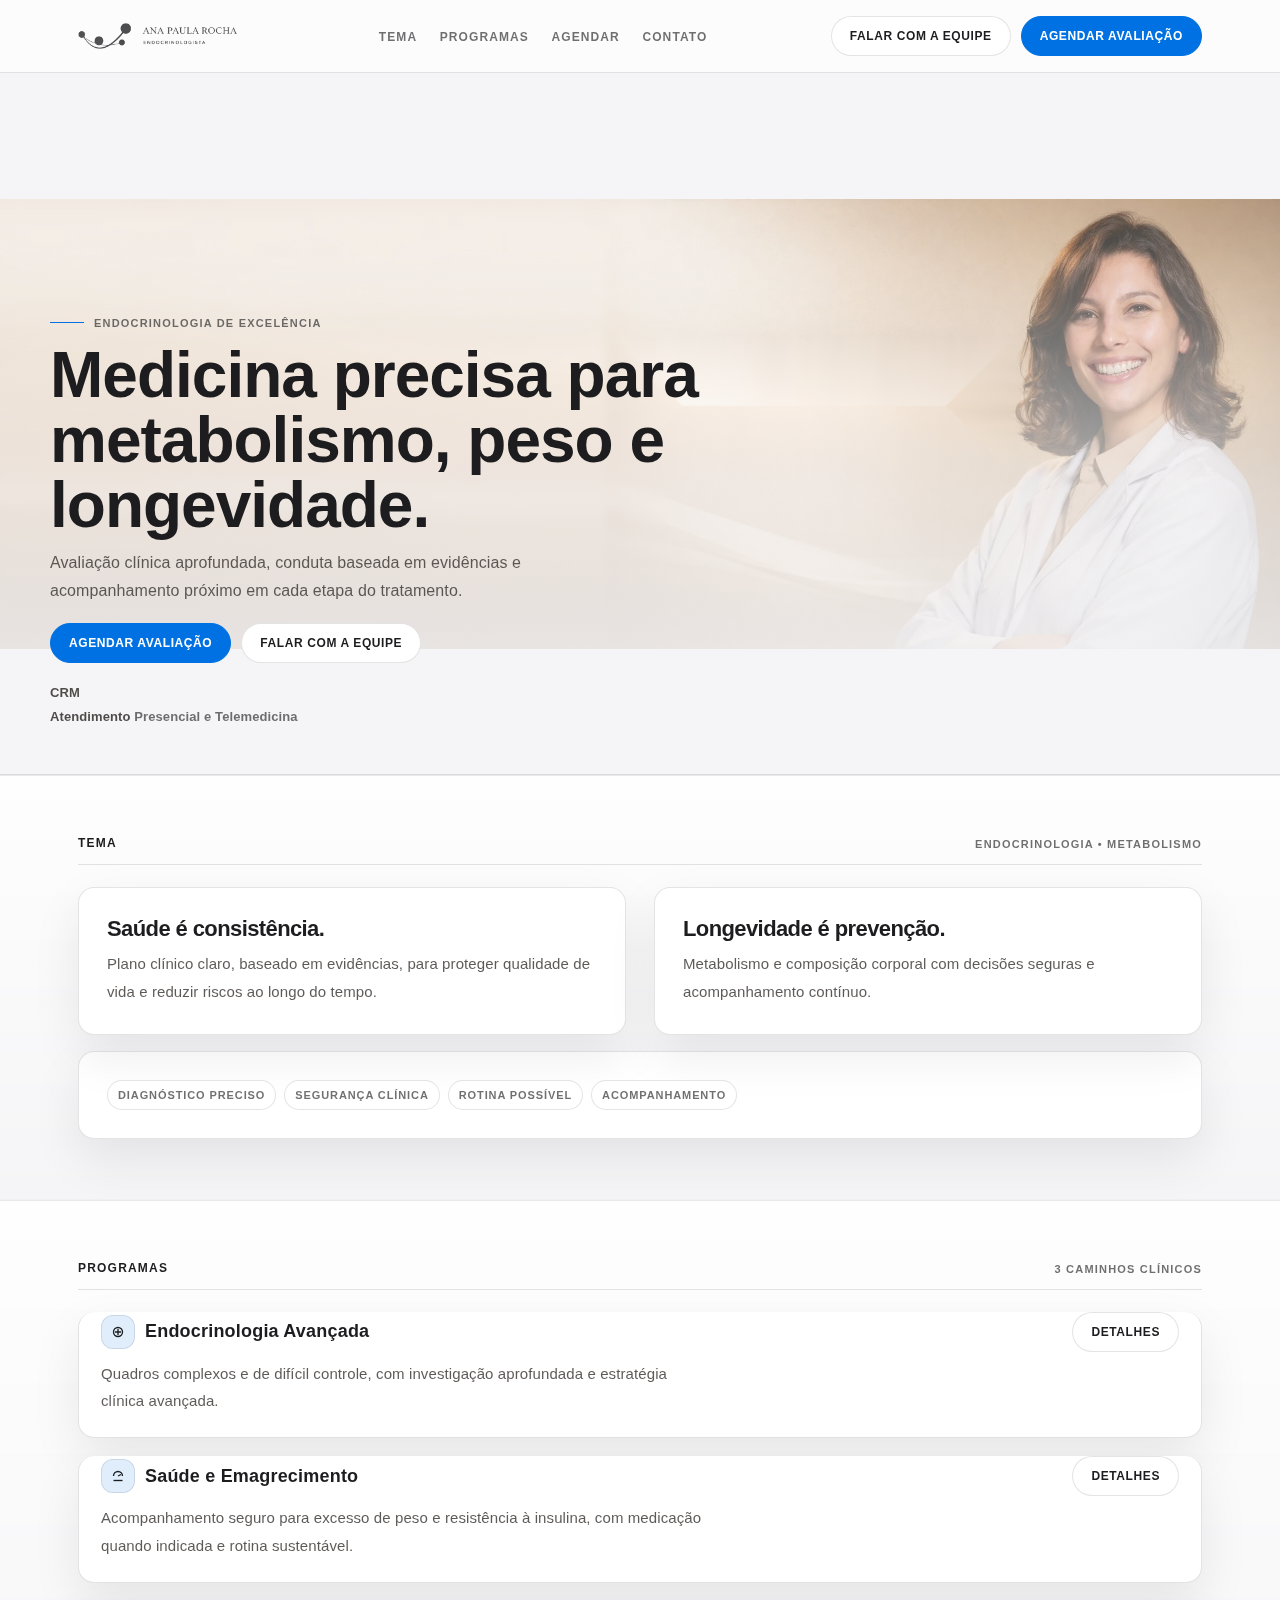
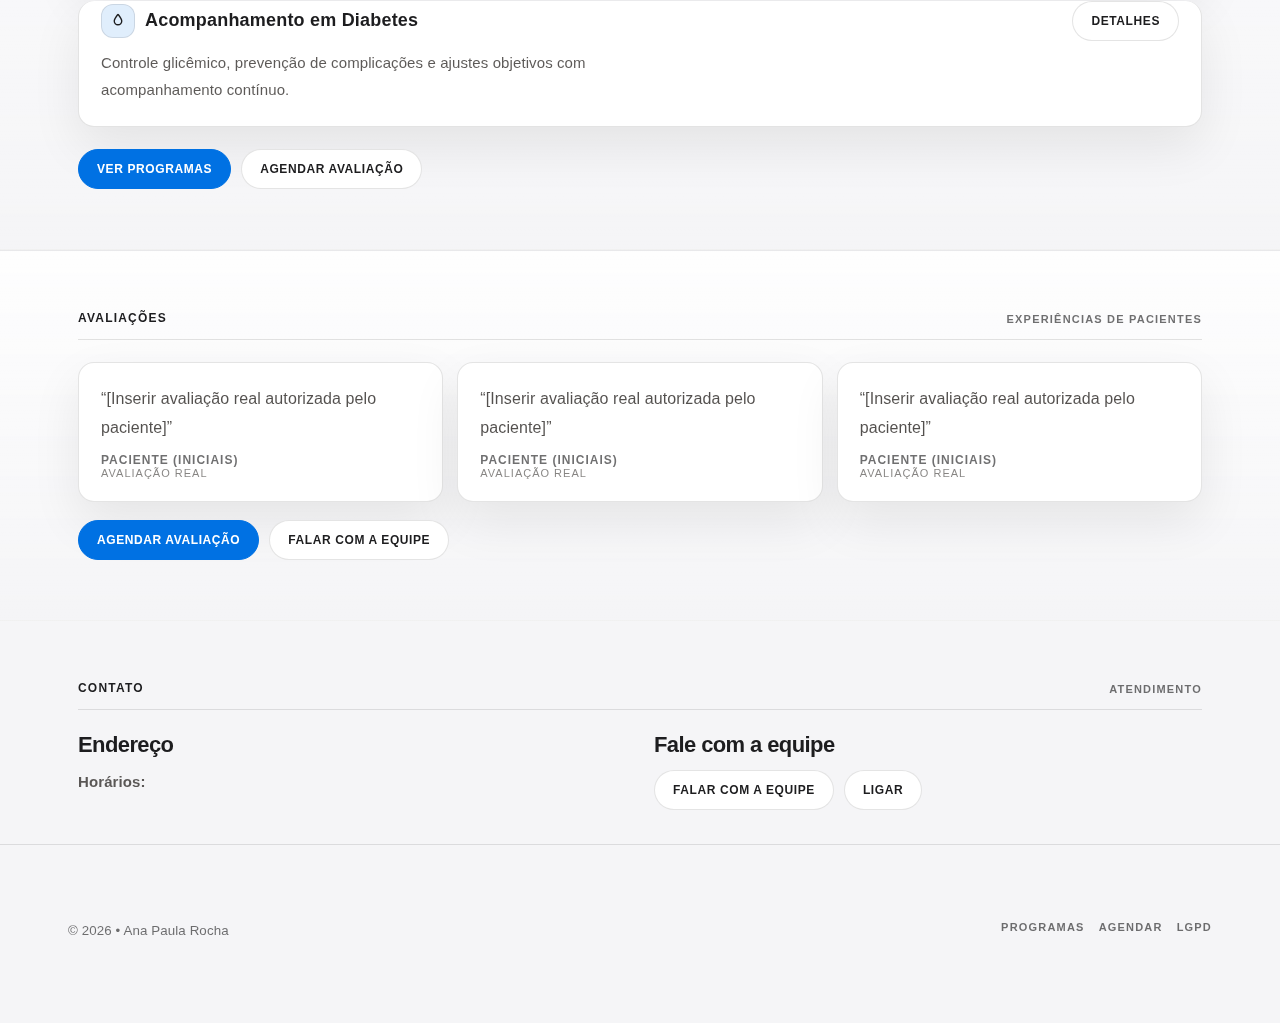
<file: index.html>
<!doctype html>
<html lang="pt-BR">
<head>
  <meta charset="utf-8" />
  <meta name="viewport" content="width=device-width,initial-scale=1" />
  <meta name="description" content="Dra. Ana Paula Rocha — endocrinologia com foco em metabolismo, peso, tireoide, resistência à insulina e longevidade. Programas: Endocrinologia Avançada, Saúde e Emagrecimento, Acompanhamento em Diabetes." />
  <title>Dra. Ana Paula Rocha | Endocrinologia</title>
  <link rel="canonical" href="https://pedroguerra-git.github.io/site-ana/" />
  <meta property="og:title" content="Dra. Ana Paula Rocha | Endocrinologia" />
  <meta property="og:description" content="Endocrinologia com foco em metabolismo, peso, tireoide, resistência à insulina e longevidade." />
  <meta property="og:type" content="website" />
  <meta property="og:url" content="https://pedroguerra-git.github.io/site-ana/" />
  <meta property="og:image" content="https://pedroguerra-git.github.io/site-ana/assets/hero_2560x900_clean.jpg" />
  <meta name="twitter:card" content="summary_large_image" />
  <meta name="twitter:title" content="Dra. Ana Paula Rocha | Endocrinologia" />
  <meta name="twitter:description" content="Endocrinologia com foco em metabolismo, peso, tireoide, resistência à insulina e longevidade." />
  <meta name="twitter:image" content="https://pedroguerra-git.github.io/site-ana/assets/hero_2560x900_clean.jpg" />
  <link rel="stylesheet" href="./styles.css" />
</head>
<body>

  <header>
    <div class="wrap">
      <div class="top">
        <a class="brand" href="./index.html" aria-label="Início">
          <img id="logo" src="./assets/logo.svg" alt="Ana Paula Rocha" />
        </a>

        <button class="navBtn" id="navBtn" aria-label="Abrir menu" aria-expanded="false">
          <span></span>
        </button>

        <nav id="nav" aria-label="Navegação">
          <div class="wrap">
            <a href="#tema">Tema</a>
            <a href="#programas">Programas</a>
            <a href="./agendar.html">Agendar</a>
            <a href="#contato">Contato</a>
          </div>
        </nav>

        <div class="actions">
          <a class="btn" id="waTop" href="#" rel="noopener">Falar com a equipe</a>
          <a class="btn primary" href="./agendar.html">Agendar avaliação</a>
        </div>
      </div>
    </div>
  </header>

  <main class="hero" id="topo">
    <div class="wrap inner">
      <div class="kicker"><i></i><span>Endocrinologia de Excelência</span></div>
      <h1>Medicina precisa para metabolismo, peso e longevidade.</h1>
      <p class="lead">Avaliação clínica aprofundada, conduta baseada em evidências e acompanhamento próximo em cada etapa do tratamento.</p>

      <div class="ctaRow">
        <a class="btn primary" href="./agendar.html">Agendar avaliação</a>
        <a class="btn" id="waHero" href="#" rel="noopener">Falar com a equipe</a>
      </div>

      <div class="meta">
        <div><b>CRM</b> <span id="crm">PREENCHER</span></div>
        <div><b>Atendimento</b> Presencial e Telemedicina</div>
      </div>
    </div>
  </main>

  <section id="tema" class="sectionBand">
    <div class="wrap">
      <div class="head">
        <h2>Tema</h2>
        <span>Endocrinologia • Metabolismo</span>
      </div>

      <div class="grid cols2 cardless softCards">
        <div class="softCard">
          <h3>Saúde é consistência.</h3>
          <p>Plano clínico claro, baseado em evidências, para proteger qualidade de vida e reduzir riscos ao longo do tempo.</p>
        </div>
        <div class="softCard">
          <h3>Longevidade é prevenção.</h3>
          <p>Metabolismo e composição corporal com decisões seguras e acompanhamento contínuo.</p>
        </div>
      </div>

      <div class="softCard pillsCard" aria-label="Pilares">
        <div class="pills">
          <div class="pill">Diagnóstico preciso</div>
          <div class="pill">Segurança clínica</div>
          <div class="pill">Rotina possível</div>
          <div class="pill">Acompanhamento</div>
        </div>
      </div>
    </div>
  </section>

  <section id="programas" class="sectionBand">
    <div class="wrap">
      <div class="head">
        <h2>Programas</h2>
        <span>3 caminhos clínicos</span>
      </div>

      <div class="grid">
        <div class="program programCard">
          <div class="topline">
            <div class="programHeader">
              <div class="programIcon" aria-hidden="true">
                <svg viewBox="0 0 24 24" fill="none" stroke-width="1.8">
                  <circle cx="12" cy="12" r="6"></circle>
                  <path d="M12 8v8M8 12h8"></path>
                </svg>
              </div>
              <div class="name">Endocrinologia Avançada</div>
            </div>
            <a class="btn" href="./programas/endocrinologia-avancada.html">Detalhes</a>
          </div>
          <div class="desc">Quadros complexos e de difícil controle, com investigação aprofundada e estratégia clínica avançada.</div>
        </div>

        <div class="program programCard">
          <div class="topline">
            <div class="programHeader">
              <div class="programIcon" aria-hidden="true">
                <svg viewBox="0 0 24 24" fill="none" stroke-width="1.8">
                  <path d="M6 12c0-3.3 2.7-6 6-6s6 2.7 6 6"></path>
                  <path d="M12 12l4-2"></path>
                  <path d="M6 18h12"></path>
                </svg>
              </div>
              <div class="name">Saúde e Emagrecimento</div>
            </div>
            <a class="btn" href="./programas/saude-e-emagrecimento.html">Detalhes</a>
          </div>
          <div class="desc">Acompanhamento seguro para excesso de peso e resistência à insulina, com medicação quando indicada e rotina sustentável.</div>
        </div>

        <div class="program programCard">
          <div class="topline">
            <div class="programHeader">
              <div class="programIcon" aria-hidden="true">
                <svg viewBox="0 0 24 24" fill="none" stroke-width="1.8">
                  <path d="M12 3c3 4 5 6.5 5 9a5 5 0 1 1-10 0c0-2.5 2-5 5-9"></path>
                </svg>
              </div>
              <div class="name">Acompanhamento em Diabetes</div>
            </div>
            <a class="btn" href="./programas/acompanhamento-diabetes.html">Detalhes</a>
          </div>
          <div class="desc">Controle glicêmico, prevenção de complicações e ajustes objetivos com acompanhamento contínuo.</div>
        </div>
      </div>

      <div class="ctaRow" style="margin-top:22px">
        <a class="btn primary" href="./programas.html">Ver programas</a>
        <a class="btn" href="./agendar.html">Agendar avaliação</a>
      </div>
    </div>
  </section>

  <section id="avaliacoes" class="sectionBand">
    <div class="wrap">
      <div class="head">
        <h2>Avaliações</h2>
        <span>Experiências de pacientes</span>
      </div>

      <div class="testimonialGrid">
        <div class="testimonial">
          <p>“[Inserir avaliação real autorizada pelo paciente]”</p>
          <div class="who">Paciente (iniciais)</div>
          <div class="source">Avaliação real</div>
        </div>
        <div class="testimonial">
          <p>“[Inserir avaliação real autorizada pelo paciente]”</p>
          <div class="who">Paciente (iniciais)</div>
          <div class="source">Avaliação real</div>
        </div>
        <div class="testimonial">
          <p>“[Inserir avaliação real autorizada pelo paciente]”</p>
          <div class="who">Paciente (iniciais)</div>
          <div class="source">Avaliação real</div>
        </div>
      </div>

      <div class="ctaRow" style="margin-top:18px">
        <a class="btn primary" href="./agendar.html">Agendar avaliação</a>
        <a class="btn" id="waContact" href="#" rel="noopener">Falar com a equipe</a>
      </div>
    </div>
  </section>

  <section id="contato">
    <div class="wrap">
      <div class="head">
        <h2>Contato</h2>
        <span>Atendimento</span>
      </div>

      <div class="grid cols2 cardless">
        <div>
          <h3>Endereço</h3>
          <p><span id="addr">PREENCHER</span></p>
          <p style="margin-top:10px"><b>Horários:</b> <span id="hours">PREENCHER</span></p>
        </div>
        <div>
          <h3>Fale com a equipe</h3>
          <div class="ctaRow" style="margin-top:12px">
            <a class="btn" id="waFooter" href="#" rel="noopener">Falar com a equipe</a>
            <a class="btn" id="tel" href="tel:+5561981573081">Ligar</a>
            <a class="btn" id="ig" href="#" rel="noopener">Instagram</a>
          </div>
        </div>
      </div>
    </div>
  </section>

  <div class="line"></div>
  <footer>
    <div class="wrap" style="padding:34px 18px 42px">
      <div class="foot">
        <div>
          <small>© <span id="year"></span> • Ana Paula Rocha</small>
        </div>
        <div class="footLinks">
          <a href="./programas.html">Programas</a>
          <a href="./agendar.html">Agendar</a>
          <a href="#" onclick="return false;">LGPD</a>
        </div>
      </div>
    </div>
  </footer>

  <script src="./scripts.js"></script>
  <script>document.getElementById("year").textContent = new Date().getFullYear();</script>
</body>
</html>
</file>
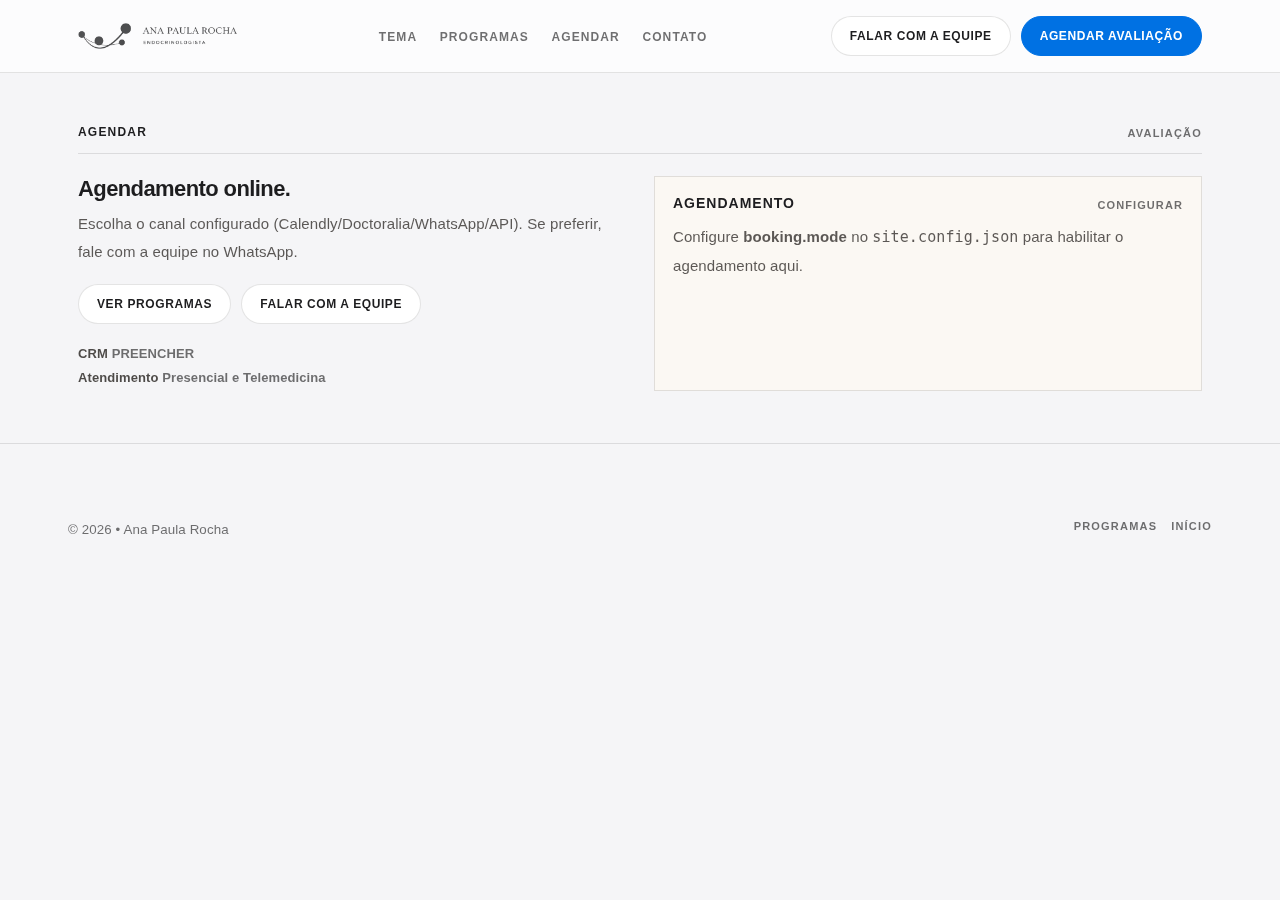
<file: agendar.html>
<!doctype html>
<html lang="pt-BR">
<head>
  <meta charset="utf-8" />
  <meta name="viewport" content="width=device-width,initial-scale=1" />
  <meta name="description" content="Agende sua avaliação em endocrinologia com a Dra. Ana Paula Rocha. Atendimento presencial e telemedicina." />
  <title>Agendar Avaliação | Dra. Ana Paula Rocha</title>
  <link rel="stylesheet" href="./styles.css" />
  <style>
    .panel{border:1px solid var(--line); background:rgba(251,247,242,.92); padding:18px}
    .panelTop{display:flex; justify-content:space-between; align-items:flex-end; gap:12px; margin-bottom:12px}
    .panelTop b{font-size:14px; font-weight:900; letter-spacing:1px; text-transform:uppercase}
    .panelTop small{color:var(--muted); font-weight:900; letter-spacing:1.1px; text-transform:uppercase; font-size:11px; text-align:right}
    .note{color:rgba(35,31,28,.74); line-height:1.85; font-size:15px; max-width:70ch; margin:0}
    .form{display:grid; grid-template-columns:1fr; gap:12px; margin-top:10px}
    @media(min-width:980px){ .form{grid-template-columns:1fr 1fr} }
    label{display:block; margin:0 0 6px; color:var(--muted); font-weight:900; letter-spacing:1.1px; text-transform:uppercase; font-size:11px}
    input, select, textarea{width:100%; border:1px solid var(--line); background:#fff; padding:12px 12px; border-radius:12px; font:inherit; outline:none}
    textarea{grid-column:1/-1; min-height:92px}
    .rowFull{grid-column:1/-1}
    #embedFrame{width:100%; height:760px; border:0}
  </style>
</head>
<body>

  <header>
    <div class="wrap">
      <div class="top">
        <a class="brand" href="./index.html" aria-label="Início">
          <img id="logo" src="./assets/logo.svg" alt="Ana Paula Rocha" />
        </a>

        <button class="navBtn" id="navBtn" aria-label="Abrir menu" aria-expanded="false">
          <span></span>
        </button>

        <nav id="nav" aria-label="Navegação">
          <div class="wrap">
            <a href="./index.html#tema">Tema</a>
            <a href="./index.html#programas">Programas</a>
            <a href="./agendar.html">Agendar</a>
            <a href="./index.html#contato">Contato</a>
          </div>
        </nav>

        <div class="actions">
          <a class="btn" id="waTop" href="#" rel="noopener">Falar com a equipe</a>
          <a class="btn primary" href="./agendar.html">Agendar avaliação</a>
        </div>
      </div>
    </div>
  </header>

  <main style="padding:52px 0">
    <div class="wrap">
      <div class="head">
        <h2>Agendar</h2>
        <span>Avaliação</span>
      </div>

      <div class="grid cols2 cardless">
        <div>
          <h3>Agendamento online.</h3>
          <p class="note">Escolha o canal configurado (Calendly/Doctoralia/WhatsApp/API). Se preferir, fale com a equipe no WhatsApp.</p>
          <div class="ctaRow" style="margin-top:18px">
            <a class="btn" href="./programas.html">Ver programas</a>
            <a class="btn" id="waHero" href="#" rel="noopener">Falar com a equipe</a>
          </div>
          <div class="meta" style="margin-top:18px">
            <div><b>CRM</b> <span id="crm">PREENCHER</span></div>
            <div><b>Atendimento</b> Presencial e Telemedicina</div>
          </div>
        </div>

        <div class="panel">
          <div class="panelTop">
            <b id="modeTitle">Agendamento</b>
            <small id="modeLabel">Configurar</small>
          </div>

          <div id="embedWrap" class="hide">
            <iframe id="embedFrame" title="Agendamento" loading="lazy"></iframe>
          </div>

          <div id="formWrap" class="hide">
            <form id="bookForm" class="form">
              <div>
                <label for="name">Nome completo</label>
                <input id="name" required placeholder="Digite seu nome" />
              </div>
              <div>
                <label for="phone">WhatsApp</label>
                <input id="phone" required placeholder="(DDD) 9XXXX-XXXX" />
              </div>
              <div class="rowFull">
                <label for="program">Programa de interesse</label>
                <select id="program">
                  <option value="Endocrinologia Avançada">Endocrinologia Avançada</option>
                  <option value="Saúde e Emagrecimento">Saúde e Emagrecimento</option>
                  <option value="Acompanhamento em Diabetes">Acompanhamento em Diabetes</option>
                </select>
              </div>
              <textarea id="notes" placeholder="Descreva brevemente sua necessidade (opcional)"></textarea>
              <div class="rowFull">
                <button class="btn primary" type="submit" id="submitBtn">Enviar solicitação</button>
              </div>
            </form>
          </div>

          <div id="linkWrap" class="hide">
            <p class="note">Abrir agendamento externo.</p>
            <div class="ctaRow" style="margin-top:14px">
              <a class="btn primary" id="externalLink" href="#">Abrir agendamento</a>
              <a class="btn" id="waFooter" href="#" rel="noopener">Falar com a equipe</a>
            </div>
          </div>

          <div id="fallbackWrap">
            <p class="note" style="margin:0">
              Configure <b>booking.mode</b> no <code>site.config.json</code> para habilitar o agendamento aqui.
            </p>
          </div>

        </div>
      </div>

    </div>
  </main>

  <div class="line"></div>
  <footer>
    <div class="wrap" style="padding:34px 18px 42px">
      <div class="foot">
        <div><small>© <span id="year"></span> • Ana Paula Rocha</small></div>
        <div class="footLinks">
          <a href="./programas.html">Programas</a>
          <a href="./index.html">Início</a>
        </div>
      </div>
    </div>
  </footer>

  <script src="./scripts.js"></script>
  <script>
    document.getElementById("year").textContent = new Date().getFullYear();

    function makeWhatsAppLink(numberE164, msg){
      const num = (numberE164 || "").replace("+","");
      return "https://wa.me/" + num + "?text=" + encodeURIComponent(msg);
    }
    async function submitToAPI(endpoint, token, payload){
      const res = await fetch(endpoint, {
        method:"POST",
        headers:{
          "Content-Type":"application/json",
          ...(token && token !== "PREENCHER" ? {"Authorization":"Bearer " + token} : {})
        },
        body: JSON.stringify(payload)
      });
      if(!res.ok) throw new Error("Falha ao enviar para API.");
      return await res.json().catch(()=>({ok:true}));
    }

    (async ()=>{
      const cfg = window.__CFG || await (await fetch("./site.config.json",{cache:"no-store"})).json();

      const crmEl = document.getElementById("crm");
      if(crmEl) crmEl.textContent = cfg.clinic?.crm || "PREENCHER";

      const mode = cfg.booking?.mode || "calendly";
      const modeLabel = document.getElementById("modeLabel");
      const embedWrap = document.getElementById("embedWrap");
      const formWrap = document.getElementById("formWrap");
      const linkWrap = document.getElementById("linkWrap");
      const fallbackWrap = document.getElementById("fallbackWrap");
      const iframe = document.getElementById("embedFrame");

      function show(el){ el.classList.remove("hide"); }
      function hide(el){ el.classList.add("hide"); }

      hide(embedWrap); hide(formWrap); hide(linkWrap); show(fallbackWrap);

      if(mode === "calendly"){
        modeLabel.textContent = "Calendly";
        if(cfg.booking.calendly_embed_url && cfg.booking.calendly_embed_url !== "PREENCHER"){
          iframe.src = cfg.booking.calendly_embed_url;
          show(embedWrap); hide(fallbackWrap);
        }
      } else if(mode === "doctoralia"){
        modeLabel.textContent = "Doctoralia";
        if(cfg.booking.doctoralia_embed_url && cfg.booking.doctoralia_embed_url !== "PREENCHER"){
          iframe.src = cfg.booking.doctoralia_embed_url;
          show(embedWrap); hide(fallbackWrap);
        }
      } else if(mode === "whatsapp_form"){
        modeLabel.textContent = "WhatsApp";
        show(formWrap); hide(fallbackWrap);
      } else if(mode === "api_form"){
        modeLabel.textContent = "API";
        show(formWrap); hide(fallbackWrap);
      } else if(mode === "link_only"){
        modeLabel.textContent = "Link externo";
        const a = document.getElementById("externalLink");
        const url = cfg.booking.external_booking_url;
        if(url && url !== "PREENCHER"){ a.href = url; }
        show(linkWrap); hide(fallbackWrap);
      }

      const form = document.getElementById("bookForm");
      if(form){
        form.addEventListener("submit", async (e)=>{
          e.preventDefault();
          const payload = {
            name: document.getElementById("name").value.trim(),
            phone: document.getElementById("phone").value.trim(),
            program: document.getElementById("program").value,
            notes: document.getElementById("notes").value.trim(),
            created_at: new Date().toISOString()
          };

          if(mode === "api_form"){
            const btn = document.getElementById("submitBtn");
            btn.disabled = true; btn.textContent = "Enviando…";
            try{
              await submitToAPI(cfg.booking.api_endpoint, cfg.booking.api_auth_token, payload);
              btn.textContent = "Enviado ✓";
            }catch(err){
              console.error(err);
              btn.disabled = false; btn.textContent = "Enviar";
            }
          } else {
            const waNumber = cfg.clinic?.whatsapp_e164 || cfg.clinic?.phone_e164 || "+5561981573081";
            const msg =
`Olá! Gostaria de agendar.

• Nome: ${payload.name}
• WhatsApp: ${payload.phone}
• Programa: ${payload.program}
• Mensagem: ${payload.notes || "-"}

Pode orientar disponibilidade e próximos passos?`;
            window.open(makeWhatsAppLink(waNumber, msg), "_blank", "noopener");
          }
        });
      }
    })();
  </script>
</body>
</html>
</file>
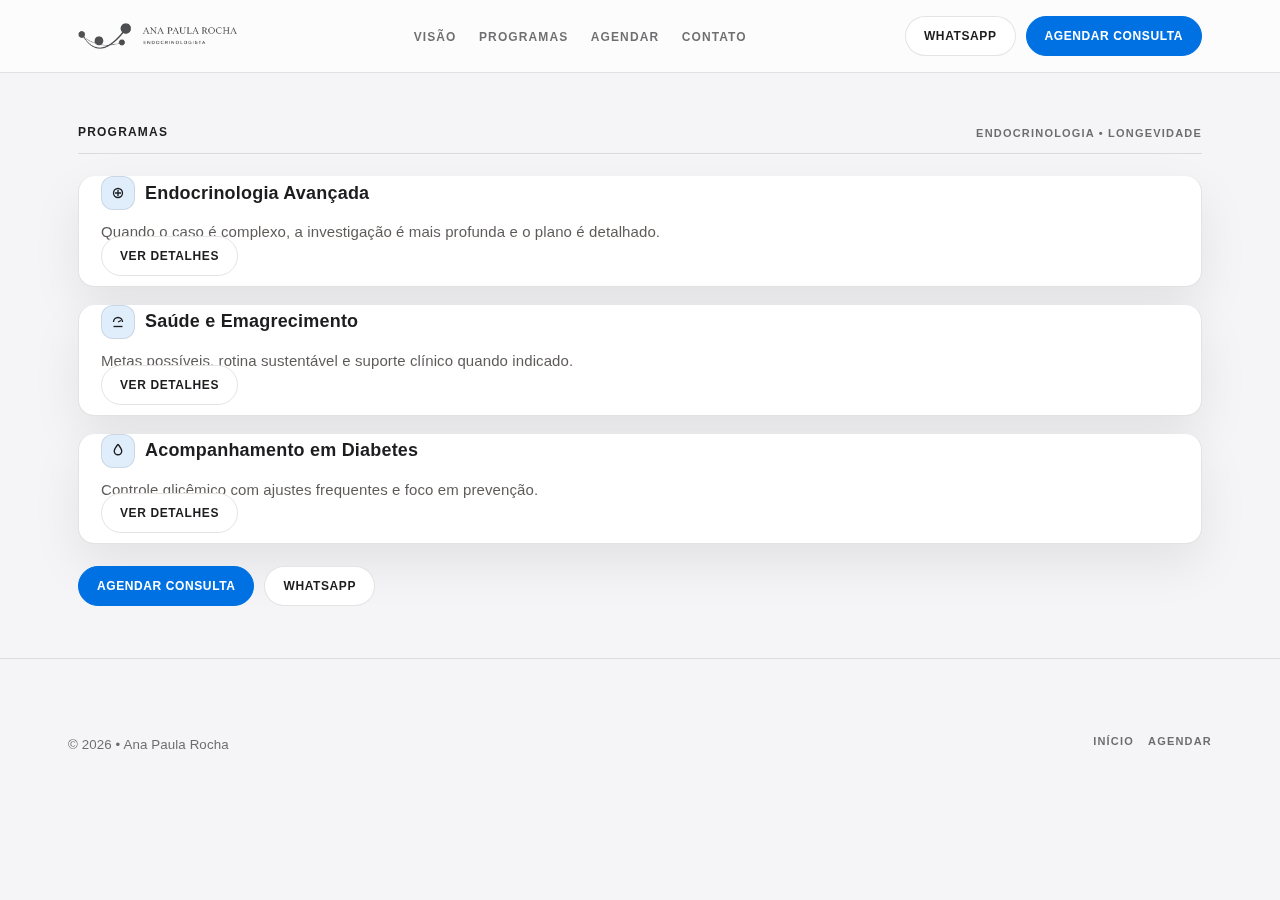
<file: programas.html>
<!doctype html>
<html lang="pt-BR">
<head>
  <meta charset="utf-8" />
  <meta name="viewport" content="width=device-width,initial-scale=1" />
  <meta name="description" content="Programas em endocrinologia com foco em metabolismo, peso, tireoide e diabetes. Acompanhamento clínico individualizado e baseado em evidências." />
  <title>Programas | Dra. Ana Paula Rocha</title>
  <link rel="canonical" href="https://pedroguerra-git.github.io/site-ana/programas.html" />
  <meta property="og:title" content="Programas | Dra. Ana Paula Rocha" />
  <meta property="og:description" content="Programas em endocrinologia com foco em metabolismo, peso, tireoide e diabetes." />
  <meta property="og:type" content="website" />
  <meta property="og:url" content="https://pedroguerra-git.github.io/site-ana/programas.html" />
  <meta property="og:image" content="https://pedroguerra-git.github.io/site-ana/assets/hero_2560x900_clean.jpg" />
  <meta name="twitter:card" content="summary_large_image" />
  <meta name="twitter:title" content="Programas | Dra. Ana Paula Rocha" />
  <meta name="twitter:description" content="Programas em endocrinologia com foco em metabolismo, peso, tireoide e diabetes." />
  <meta name="twitter:image" content="https://pedroguerra-git.github.io/site-ana/assets/hero_2560x900_clean.jpg" />
  <link rel="stylesheet" href="./styles.css" />
</head>
<body>

  <header>
    <div class="wrap">
      <div class="top">
        <a class="brand" href="./index.html" aria-label="Início">
          <img id="logo" class="logoMark" src="./assets/logo_nova.png" alt="Ana Paula Rocha" />
        </a>

        <button class="navBtn" id="navBtn" aria-label="Abrir menu" aria-expanded="false">
          <span></span>
        </button>

        <nav id="nav" aria-label="Navegação">
          <div class="wrap">
            <a href="./index.html#tema">Visão</a>
            <a href="./programas.html">Programas</a>
            <a href="./agendar.html">Agendar</a>
            <a href="./index.html#contato">Contato</a>
          </div>
        </nav>

        <div class="actions">
          <a class="btn" id="waTop" href="#" rel="noopener">WhatsApp</a>
          <a class="btn primary" href="./agendar.html">Agendar consulta</a>
        </div>
      </div>
    </div>
  </header>

  <main style="padding:52px 0">
    <div class="wrap">
      <div class="head">
        <h2>Programas</h2>
        <span>Endocrinologia • Longevidade</span>
      </div>

      <div class="grid">
        <div class="program programCard featured">
          <div class="topline">
            <div class="programHeader">
              <div class="programIcon" aria-hidden="true">
                <svg viewBox="0 0 24 24" fill="none" stroke-width="1.8">
                  <circle cx="12" cy="12" r="6"></circle>
                  <path d="M12 8v8M8 12h8"></path>
                </svg>
              </div>
              <div class="name">Endocrinologia Avançada</div>
            </div>
          </div>
          <div class="desc">Quando o caso é complexo, a investigação é mais profunda e o plano é detalhado.</div>
          <div class="cardActions">
            <a class="btn" href="./programas/endocrinologia-avancada.html">Ver detalhes</a>
          </div>
        </div>

        <div class="program programCard plain">
          <div class="topline">
            <div class="programHeader">
              <div class="programIcon" aria-hidden="true">
                <svg viewBox="0 0 24 24" fill="none" stroke-width="1.8">
                  <path d="M6 12c0-3.3 2.7-6 6-6s6 2.7 6 6"></path>
                  <path d="M12 12l4-2"></path>
                  <path d="M6 18h12"></path>
                </svg>
              </div>
              <div class="name">Saúde e Emagrecimento</div>
            </div>
          </div>
          <div class="desc">Metas possíveis, rotina sustentável e suporte clínico quando indicado.</div>
          <div class="cardActions">
            <a class="btn linkBtn" href="./programas/saude-e-emagrecimento.html">Ver detalhes</a>
          </div>
        </div>

        <div class="program programCard plain">
          <div class="topline">
            <div class="programHeader">
              <div class="programIcon" aria-hidden="true">
                <svg viewBox="0 0 24 24" fill="none" stroke-width="1.8">
                  <path d="M12 3c3 4 5 6.5 5 9a5 5 0 1 1-10 0c0-2.5 2-5 5-9"></path>
                </svg>
              </div>
              <div class="name">Acompanhamento em Diabetes</div>
            </div>
          </div>
          <div class="desc">Controle glicêmico com ajustes frequentes e foco em prevenção.</div>
          <div class="cardActions">
            <a class="btn linkBtn" href="./programas/acompanhamento-diabetes.html">Ver detalhes</a>
          </div>
        </div>
      </div>

      <div class="ctaRow" style="margin-top:22px">
        <a class="btn primary" href="./agendar.html">Agendar consulta</a>
        <a class="btn" id="waHero" href="#" rel="noopener">WhatsApp</a>
      </div>
    </div>
  </main>

  <div class="line"></div>
  <footer>
    <div class="wrap" style="padding:34px 18px 42px">
      <div class="foot">
        <div><small>© <span id="year"></span> • Ana Paula Rocha</small></div>
        <div class="footLinks">
          <a href="./index.html">Início</a>
          <a href="./agendar.html">Agendar</a>
        </div>
      </div>
    </div>
  </footer>

  <script src="./scripts.js"></script>
  <script>document.getElementById("year").textContent = new Date().getFullYear();</script>
</body>
</html>
</file>
<file: styles.css>
:root{
  /* Apple-like: clean, bright, neutral */
  --paper:#F5F5F7;
  --bg:#FFFFFF;
  --ink:#1D1D1F;
  --muted:rgba(29,29,31,.64);
  --line:rgba(29,29,31,.12);
  --accent:#0071E3;
  --accent-soft:rgba(0,113,227,.12);
  --card:#FFFFFF;
  --card-shadow:0 20px 50px rgba(0,0,0,.08);

  --max:1180px;
  /* fallback garantido (jpg). O JS troca para o caminho do config se existir. */
  --hero-url: url("assets/hero_2560x900_clean.jpg");
}

*{box-sizing:border-box}
html,body{height:100%}
body{
  margin:0;
  overflow-x:hidden;
  background:var(--paper);
  color:var(--ink);
  font-family: -apple-system, BlinkMacSystemFont, "SF Pro Text", "SF Pro Display", "Helvetica Neue", Arial, system-ui;
  -webkit-font-smoothing:antialiased;
  text-rendering:optimizeLegibility;
  letter-spacing:.1px;
}

a{color:inherit}
.wrap{max-width:var(--max); margin:0 auto; padding:0 20px} /* mobile first */
.line{height:1px; background:var(--line)}
.hide{display:none !important}

/* Section tones */
.sectionBand{
  background:linear-gradient(180deg, rgba(255,255,255,.9) 0%, rgba(245,245,247,0) 100%);
  border-top:1px solid rgba(29,29,31,.06);
  border-bottom:1px solid rgba(29,29,31,.06);
}

/* Header (sticky) */
header{
  position:sticky;
  top:0;
  z-index:40;
  background:rgba(255,255,255,.72);
  backdrop-filter: blur(18px) saturate(1.2);
  border-bottom:1px solid var(--line);
}
header .top{
  height:64px;
  display:flex;
  align-items:center;
  justify-content:space-between;
  gap:12px;
}
.brand{
  display:flex;
  align-items:center;
  gap:10px;
  text-decoration:none;
  min-width:0;
}
.brand img{height:26px; width:auto; display:block}

/* Mobile nav button */
.navBtn{
  border:1px solid var(--line);
  background:rgba(255,255,255,.7);
  width:40px;
  height:40px;
  border-radius:12px;
  display:grid;
  place-items:center;
  cursor:pointer;
}
.navBtn span{width:18px; height:2px; background:var(--ink); display:block; position:relative}
.navBtn span:before,.navBtn span:after{
  content:"";
  width:18px; height:2px; background:var(--ink);
  position:absolute; left:0;
}
.navBtn span:before{top:-6px}
.navBtn span:after{top:6px}

/* Mobile drawer nav (overlay) */
nav{
  position:fixed;
  left:0; right:0;
  top:64px; /* alinhado ao header */
  background:rgba(255,255,255,.96);
  border-bottom:1px solid var(--line);
  box-shadow: 0 18px 50px rgba(0,0,0,.12);
  display:none;
}
nav.open{display:block}
nav .wrap{padding:14px 18px 18px}
nav a{
  display:block;
  padding:12px 0;
  text-decoration:none;
  font-weight:900;
  letter-spacing:1.1px;
  text-transform:uppercase;
  font-size:12px;
  color:var(--muted);
  border-bottom:1px solid rgba(35,31,28,.10);
}
nav a:last-child{border-bottom:0}
nav a:hover{color:var(--ink)}

.actions{display:none} /* mobile first: aparece no desktop */
.btn{
  border:1px solid var(--line);
  background:#fff;
  padding:12px 18px;
  border-radius:999px;
  font-size:12px;
  font-weight:700;
  letter-spacing:.6px;
  text-transform:uppercase;
  cursor:pointer;
  text-decoration:none;
  white-space:nowrap;
  transition: transform .18s ease, background .18s ease, border-color .18s ease, box-shadow .18s ease;
}
.btn:hover{transform:translateY(-1px); border-color:rgba(0,0,0,.18); box-shadow:0 8px 24px rgba(0,0,0,.08)}
.btn.primary{background:var(--accent); color:#fff; border-color:var(--accent)}
.btn.primary:hover{background:#0060c7}

/* Hero */
.hero{
  min-height:78vh;
  display:flex;
  align-items:flex-end;
  background:
    linear-gradient(180deg, rgba(245,245,247,0) 0%, rgba(245,245,247,.72) 60%, rgba(245,245,247,.98) 100%),
    var(--hero-url);
  background-size:cover;
  background-position:right center;
  background-repeat:no-repeat;
  border-bottom:1px solid var(--line);
}

.hero .inner{padding:56px 0 44px; width:100%}
.kicker{
  display:inline-flex; align-items:center; gap:10px;
  color:var(--muted);
  font-weight:700;
  letter-spacing:1.2px;
  text-transform:uppercase;
  font-size:11px;
}
.kicker i{width:34px; height:1px; background:var(--accent); display:inline-block}
h1{
  margin:14px 0 10px;
  font-size:38px; /* mobile first */
  line-height:1.02;
  letter-spacing:-1px;
  font-weight:700;
  max-width:22ch;
}
.lead{
  margin:0;
  color:rgba(35,31,28,.72);
  font-size:16px;
  line-height:1.75;
  max-width:54ch;
}
.ctaRow{margin-top:18px; display:flex; gap:10px; flex-wrap:wrap}
.meta{
  margin-top:18px;
  color:var(--muted);
  font-size:13px;
  line-height:1.9;
  font-weight:600;
}
.meta b{color:rgba(35,31,28,.80)}

/* Sections */
section{padding:48px 0}
.head{
  display:flex;
  align-items:flex-end;
  justify-content:space-between;
  gap:12px;
  padding-bottom:14px;
  border-bottom:1px solid var(--line);
  margin-bottom:22px;
}
.head h2{
  margin:0;
  font-size:12px;
  font-weight:700;
  letter-spacing:1.2px;
  text-transform:uppercase;
}
.head span{
  color:var(--muted);
  font-size:11px;
  font-weight:700;
  letter-spacing:1.2px;
  text-transform:uppercase;
}
.grid{display:grid; gap:18px}
.softCards{gap:16px}
.softCard{
  background:var(--card);
  border:1px solid var(--line);
  border-radius:16px;
  padding:24px;
  box-shadow:var(--card-shadow);
}
.pillsCard{margin-top:16px}
.pillsCard .pills{margin:0}
.tags{display:flex; gap:8px; flex-wrap:wrap; margin-top:12px}
.tag{
  border:1px solid rgba(35,31,28,.12);
  border-radius:999px;
  padding:6px 10px;
  font-size:10px;
  font-weight:900;
  letter-spacing:1px;
  text-transform:uppercase;
  color:rgba(35,31,28,.70);
  background:rgba(251,247,242,.9);
}
.cardless h3{
  margin:0 0 8px;
  font-size:22px;
  letter-spacing:-.6px;
  font-weight:700;
}
.cardless p{
  margin:0;
  color:rgba(35,31,28,.74);
  font-size:15px;
  line-height:1.85;
  max-width:70ch;
}

.pills{display:flex; gap:8px; flex-wrap:wrap; margin-top:14px}
.pill{
  border:1px solid var(--line);
  border-radius:999px;
  padding:8px 10px;
  font-size:11px;
  font-weight:700;
  letter-spacing:.9px;
  text-transform:uppercase;
  color:var(--muted);
  background:#fff;
}

/* Program blocks */
.program{
  border-top:1px solid rgba(35,31,28,.10);
  padding-top:18px;
}
.program:first-child{border-top:0; padding-top:0}
.programCard{
  border:1px solid var(--line);
  padding:22px;
  border-radius:16px;
  background:var(--card);
  box-shadow:var(--card-shadow);
}
.programCard.program{border-top:0; padding-top:0}
.programCard.program:first-child{border-top:0; padding-top:0}
.programCard .topline{gap:16px}
.program .topline{
  display:flex;
  justify-content:space-between;
  gap:12px;
  align-items:center;
}
.program .name{
  font-size:18px;
  font-weight:700;
  letter-spacing:.2px;
}
.program .desc{
  margin-top:8px;
  color:rgba(35,31,28,.74);
  line-height:1.85;
  font-size:15px;
  max-width:72ch;
}
.programHeader{
  display:flex;
  align-items:center;
  gap:10px;
}
.programIcon{
  width:34px;
  height:34px;
  display:grid;
  place-items:center;
  border-radius:12px;
  border:1px solid rgba(0,0,0,.10);
  background:var(--accent-soft);
}
.programIcon svg{width:18px; height:18px; stroke:var(--ink)}

/* Testimonials */
.testimonialGrid{display:grid; gap:14px}
.testimonial{
  border:1px solid var(--line);
  border-radius:16px;
  padding:22px;
  background:#fff;
  box-shadow:var(--card-shadow);
}
.topics{
  margin:12px 0 0;
  padding:0;
  list-style:none;
  display:grid;
  gap:8px;
}
.topics li{
  padding-left:16px;
  position:relative;
  color:rgba(35,31,28,.76);
  line-height:1.7;
  font-size:14px;
}
.topics li::before{
  content:"•";
  position:absolute;
  left:0;
  color:var(--accent);
  font-weight:900;
}
.testimonial p{margin:0; color:rgba(35,31,28,.78); line-height:1.8}
.testimonial .who{margin-top:10px; font-weight:900; font-size:12px; letter-spacing:1px; text-transform:uppercase; color:var(--muted)}
.testimonial .source{font-size:11px; letter-spacing:1px; text-transform:uppercase; color:rgba(35,31,28,.55)}

/* Footer */
footer{padding:42px 0}
.foot{display:grid; gap:14px}
.foot small{color:var(--muted)}
.footLinks{display:flex; gap:14px; flex-wrap:wrap}
.footLinks a{
  text-decoration:none;
  font-size:11px;
  font-weight:900;
  letter-spacing:1.2px;
  text-transform:uppercase;
  color:var(--muted);
}
.footLinks a:hover{color:var(--ink)}

/* Desktop enhancements */
@media (min-width: 980px){
  .hero{background-size:contain; background-position:right center;}

  .wrap{padding:0 28px}
  header .top{height:72px}
  nav{position:static; display:flex !important; background:transparent; border:0; box-shadow:none}
  nav .wrap{padding:0}
  nav a{display:inline-block; border:0; padding:0; margin-left:18px}
  .navBtn{display:none}
  .actions{display:flex; gap:10px; align-items:center}
  h1{font-size:64px}
  section{padding:60px 0}
  .grid.cols2{grid-template-columns:1fr 1fr; gap:28px}
  .softCard{padding:28px}
  .testimonialGrid{grid-template-columns:1fr 1fr 1fr}
  .foot{grid-template-columns:1fr 1fr; align-items:start}
  .footLinks{justify-content:flex-end}
}


footer{background:var(--paper)}


#contato{padding-bottom:34px}
</file>
